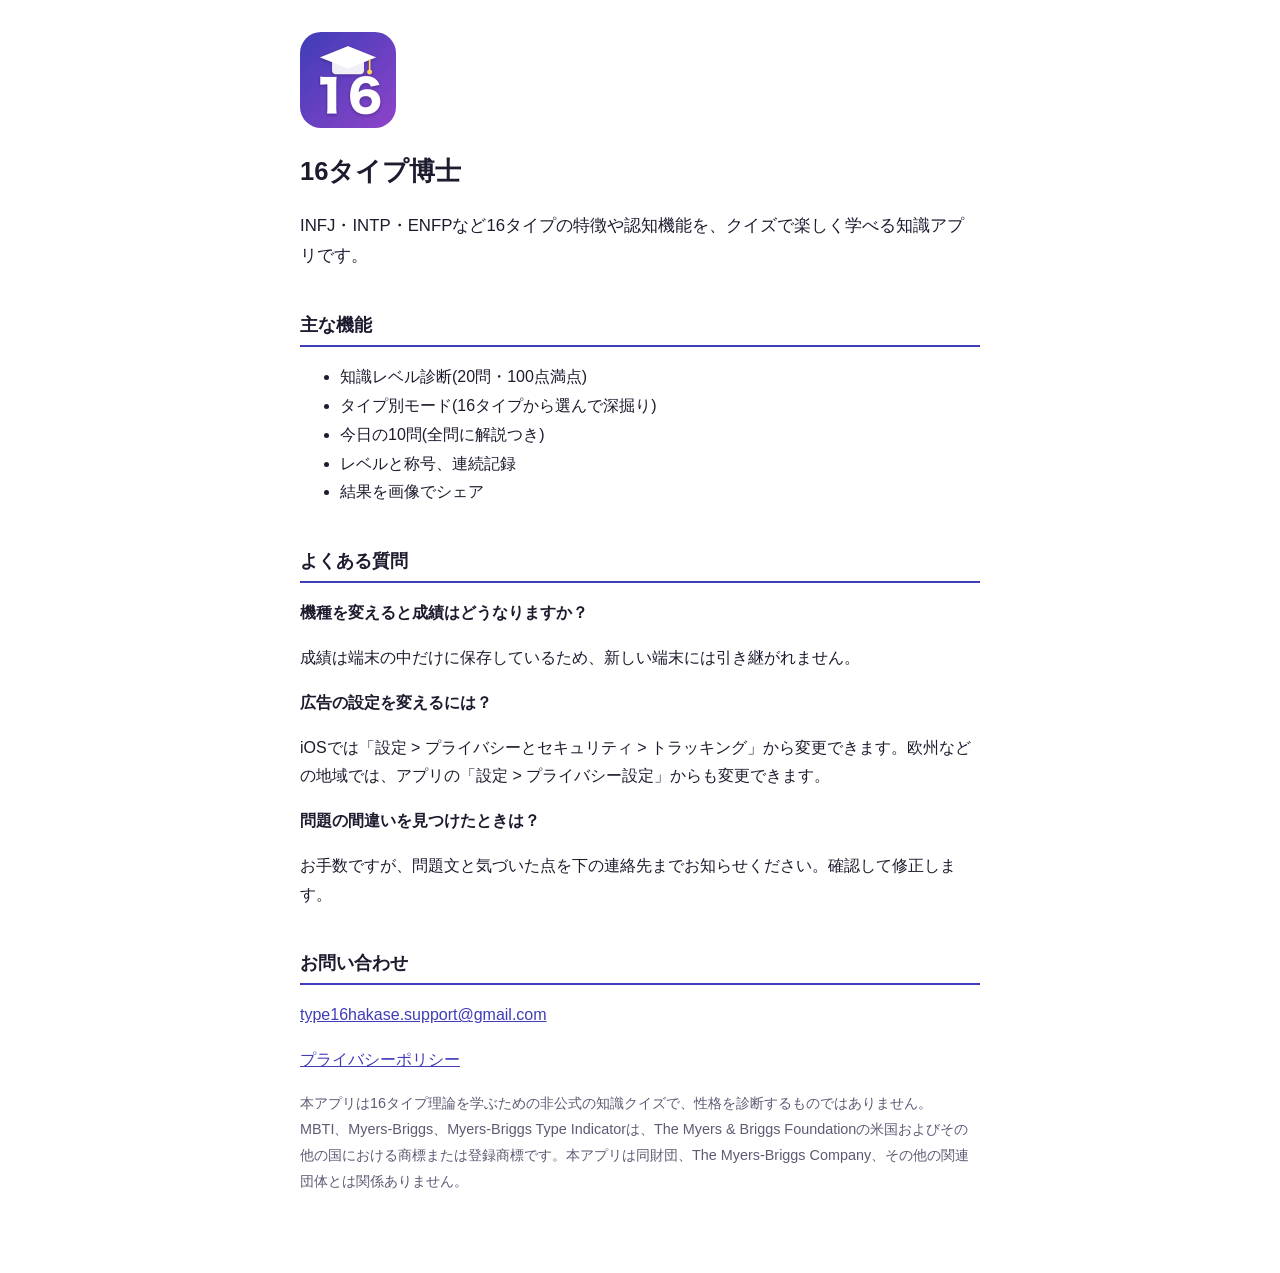
<file: index.html>
<!doctype html>
<html lang="ja">
<head>
<meta charset="utf-8">
<meta name="viewport" content="width=device-width, initial-scale=1">
<title>16タイプ博士 | 性格タイプ検定・知識診断クイズ</title>
<meta name="description" content="INFJ・INTP・ENFPなど16タイプの特徴や認知機能を、クイズで楽しく学べる知識アプリ。">
<link rel="stylesheet" href="style.css">
</head>
<body>
<main>
<img class="icon" src="icon.png" alt="" width="96" height="96">
<h1>16タイプ博士</h1>
<p class="lead">INFJ・INTP・ENFPなど16タイプの特徴や認知機能を、クイズで楽しく学べる知識アプリです。</p>

<h2>主な機能</h2>
<ul>
<li>知識レベル診断(20問・100点満点)</li>
<li>タイプ別モード(16タイプから選んで深掘り)</li>
<li>今日の10問(全問に解説つき)</li>
<li>レベルと称号、連続記録</li>
<li>結果を画像でシェア</li>
</ul>

<h2>よくある質問</h2>
<h3>機種を変えると成績はどうなりますか？</h3>
<p>成績は端末の中だけに保存しているため、新しい端末には引き継がれません。</p>
<h3>広告の設定を変えるには？</h3>
<p>iOSでは「設定 > プライバシーとセキュリティ > トラッキング」から変更できます。欧州などの地域では、アプリの「設定 > プライバシー設定」からも変更できます。</p>
<h3>問題の間違いを見つけたときは？</h3>
<p>お手数ですが、問題文と気づいた点を下の連絡先までお知らせください。確認して修正します。</p>

<h2>お問い合わせ</h2>
<p><a href="mailto:type16hakase.support@gmail.com">type16hakase.support@gmail.com</a></p>

<p><a href="privacy.html">プライバシーポリシー</a></p>

<p class="note">本アプリは16タイプ理論を学ぶための非公式の知識クイズで、性格を診断するものではありません。MBTI、Myers-Briggs、Myers-Briggs Type Indicatorは、The Myers &amp; Briggs Foundationの米国およびその他の国における商標または登録商標です。本アプリは同財団、The Myers-Briggs Company、その他の関連団体とは関係ありません。</p>
</main>
</body>
</html>
</file>
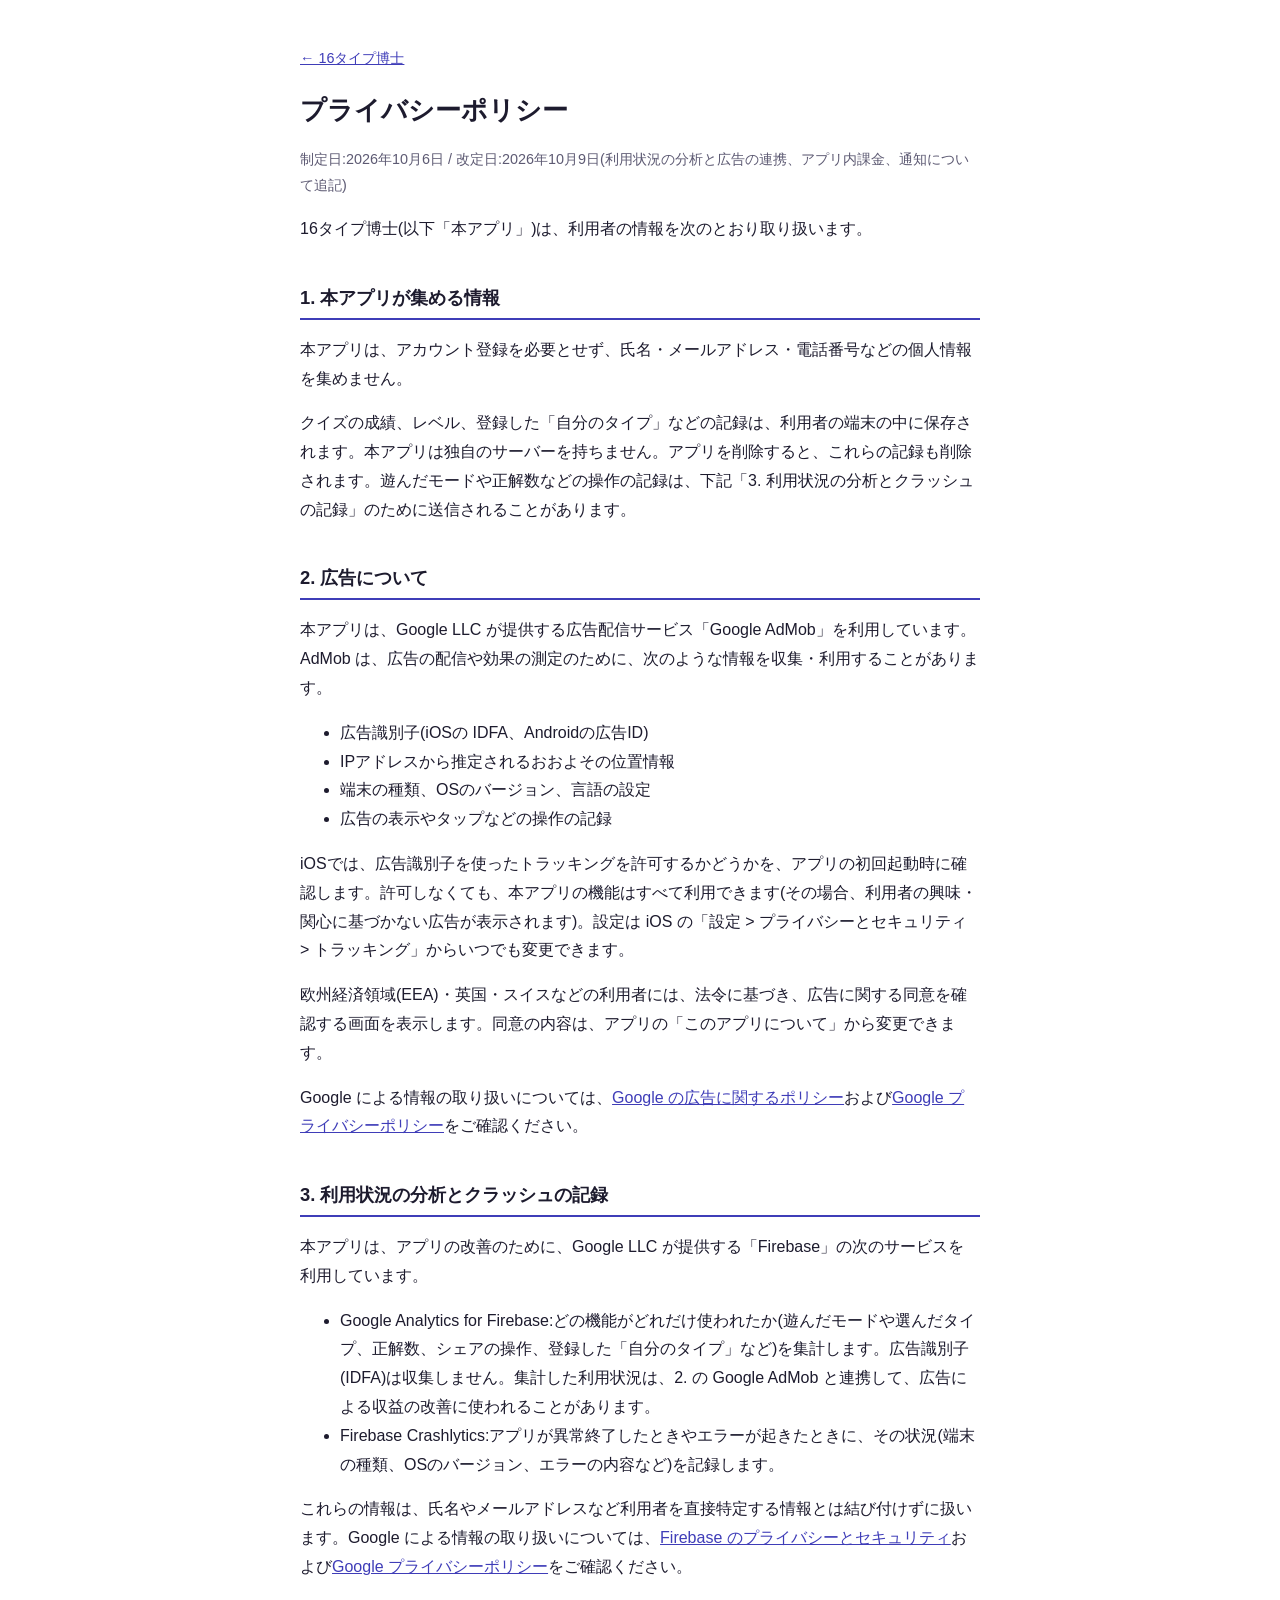
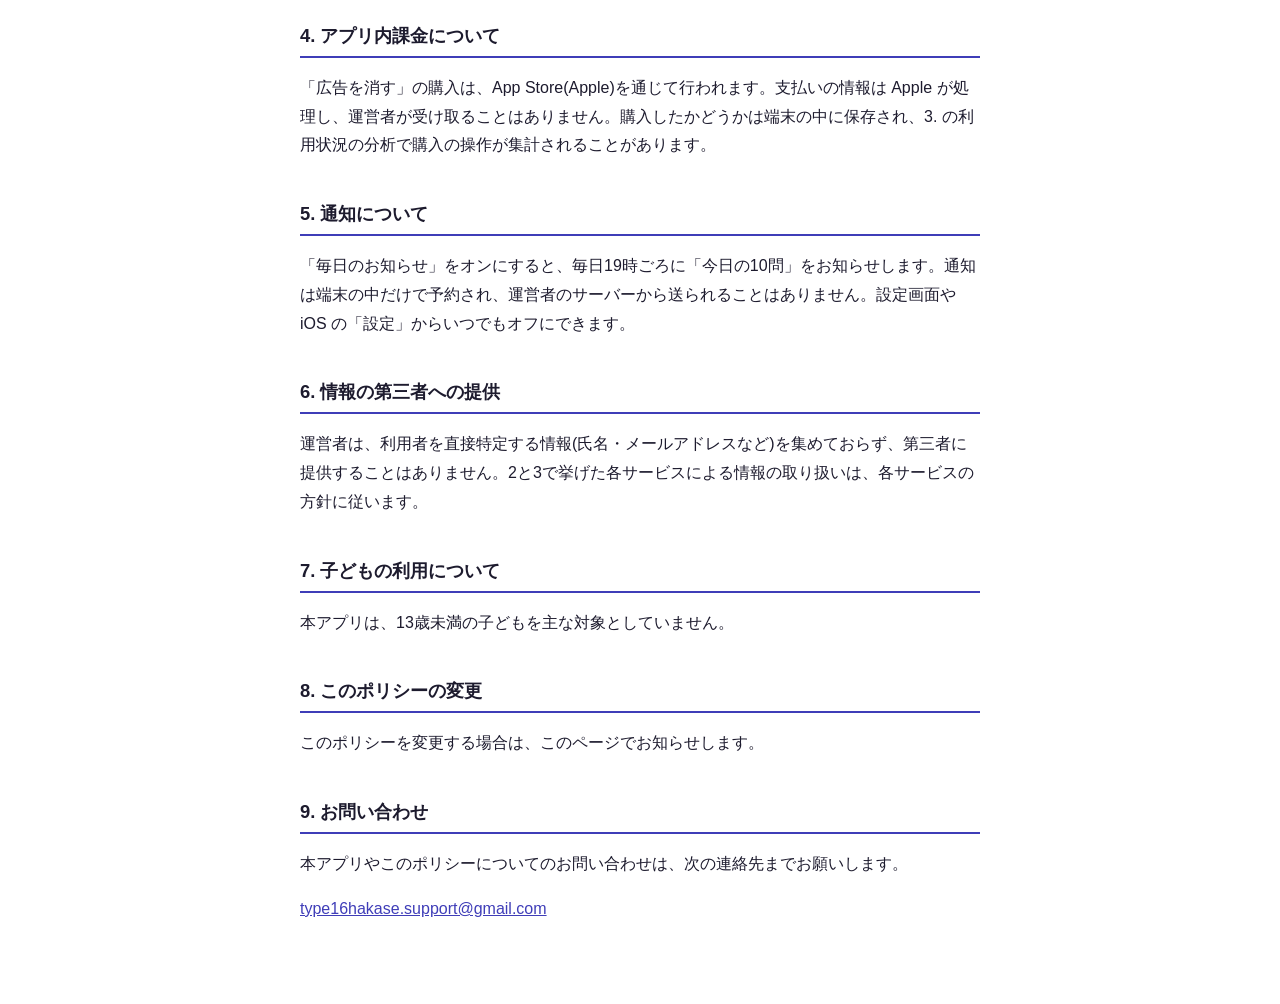
<file: privacy.html>
<!doctype html>
<html lang="ja">
<head>
<meta charset="utf-8">
<meta name="viewport" content="width=device-width, initial-scale=1">
<title>プライバシーポリシー | 16タイプ博士</title>
<link rel="stylesheet" href="style.css">
</head>
<body>
<main>
<p class="back"><a href="index.html">← 16タイプ博士</a></p>
<h1>プライバシーポリシー</h1>
<p class="date">制定日:2026年10月6日 / 改定日:2026年10月9日(利用状況の分析と広告の連携、アプリ内課金、通知について追記)</p>

<p>16タイプ博士(以下「本アプリ」)は、利用者の情報を次のとおり取り扱います。</p>

<h2>1. 本アプリが集める情報</h2>
<p>本アプリは、アカウント登録を必要とせず、氏名・メールアドレス・電話番号などの個人情報を集めません。</p>
<p>クイズの成績、レベル、登録した「自分のタイプ」などの記録は、利用者の端末の中に保存されます。本アプリは独自のサーバーを持ちません。アプリを削除すると、これらの記録も削除されます。遊んだモードや正解数などの操作の記録は、下記「3. 利用状況の分析とクラッシュの記録」のために送信されることがあります。</p>

<h2>2. 広告について</h2>
<p>本アプリは、Google LLC が提供する広告配信サービス「Google AdMob」を利用しています。AdMob は、広告の配信や効果の測定のために、次のような情報を収集・利用することがあります。</p>
<ul>
<li>広告識別子(iOSの IDFA、Androidの広告ID)</li>
<li>IPアドレスから推定されるおおよその位置情報</li>
<li>端末の種類、OSのバージョン、言語の設定</li>
<li>広告の表示やタップなどの操作の記録</li>
</ul>
<p>iOSでは、広告識別子を使ったトラッキングを許可するかどうかを、アプリの初回起動時に確認します。許可しなくても、本アプリの機能はすべて利用できます(その場合、利用者の興味・関心に基づかない広告が表示されます)。設定は iOS の「設定 > プライバシーとセキュリティ > トラッキング」からいつでも変更できます。</p>
<p>欧州経済領域(EEA)・英国・スイスなどの利用者には、法令に基づき、広告に関する同意を確認する画面を表示します。同意の内容は、アプリの「このアプリについて」から変更できます。</p>
<p>Google による情報の取り扱いについては、<a href="https://policies.google.com/technologies/ads?hl=ja">Google の広告に関するポリシー</a>および<a href="https://policies.google.com/privacy?hl=ja">Google プライバシーポリシー</a>をご確認ください。</p>

<h2>3. 利用状況の分析とクラッシュの記録</h2>
<p>本アプリは、アプリの改善のために、Google LLC が提供する「Firebase」の次のサービスを利用しています。</p>
<ul>
<li>Google Analytics for Firebase:どの機能がどれだけ使われたか(遊んだモードや選んだタイプ、正解数、シェアの操作、登録した「自分のタイプ」など)を集計します。広告識別子(IDFA)は収集しません。集計した利用状況は、2. の Google AdMob と連携して、広告による収益の改善に使われることがあります。</li>
<li>Firebase Crashlytics:アプリが異常終了したときやエラーが起きたときに、その状況(端末の種類、OSのバージョン、エラーの内容など)を記録します。</li>
</ul>
<p>これらの情報は、氏名やメールアドレスなど利用者を直接特定する情報とは結び付けずに扱います。Google による情報の取り扱いについては、<a href="https://firebase.google.com/support/privacy?hl=ja">Firebase のプライバシーとセキュリティ</a>および<a href="https://policies.google.com/privacy?hl=ja">Google プライバシーポリシー</a>をご確認ください。</p>

<h2>4. アプリ内課金について</h2>
<p>「広告を消す」の購入は、App Store(Apple)を通じて行われます。支払いの情報は Apple が処理し、運営者が受け取ることはありません。購入したかどうかは端末の中に保存され、3. の利用状況の分析で購入の操作が集計されることがあります。</p>

<h2>5. 通知について</h2>
<p>「毎日のお知らせ」をオンにすると、毎日19時ごろに「今日の10問」をお知らせします。通知は端末の中だけで予約され、運営者のサーバーから送られることはありません。設定画面や iOS の「設定」からいつでもオフにできます。</p>

<h2>6. 情報の第三者への提供</h2>
<p>運営者は、利用者を直接特定する情報(氏名・メールアドレスなど)を集めておらず、第三者に提供することはありません。2と3で挙げた各サービスによる情報の取り扱いは、各サービスの方針に従います。</p>

<h2>7. 子どもの利用について</h2>
<p>本アプリは、13歳未満の子どもを主な対象としていません。</p>

<h2>8. このポリシーの変更</h2>
<p>このポリシーを変更する場合は、このページでお知らせします。</p>

<h2>9. お問い合わせ</h2>
<p>本アプリやこのポリシーについてのお問い合わせは、次の連絡先までお願いします。</p>
<p><a href="mailto:type16hakase.support@gmail.com">type16hakase.support@gmail.com</a></p>
</main>
</body>
</html>
</file>
<file: style.css>
:root {
  --text: #1d1b2e;
  --muted: #5d5a73;
  --accent: #3f3db8;
  --bg: #ffffff;
}
@media (prefers-color-scheme: dark) {
  :root {
    --text: #ecebf5;
    --muted: #aaa8c0;
    --accent: #a9a7ff;
    --bg: #15141f;
  }
}
body {
  margin: 0;
  background: var(--bg);
  color: var(--text);
  font-family: -apple-system, BlinkMacSystemFont, "Hiragino Sans", "Noto Sans JP", sans-serif;
  line-height: 1.8;
}
main {
  max-width: 680px;
  margin: 0 auto;
  padding: 32px 16px 64px;
}
h1 { font-size: 1.6rem; margin: 0.4em 0; }
h2 { font-size: 1.15rem; margin-top: 2em; border-bottom: 2px solid var(--accent); padding-bottom: 4px; }
h3 { font-size: 1rem; margin-bottom: 0; }
a { color: var(--accent); }
.icon { border-radius: 22%; }
.lead { font-size: 1.05rem; }
.date, .back, .note { color: var(--muted); font-size: 0.9rem; }
</file>
